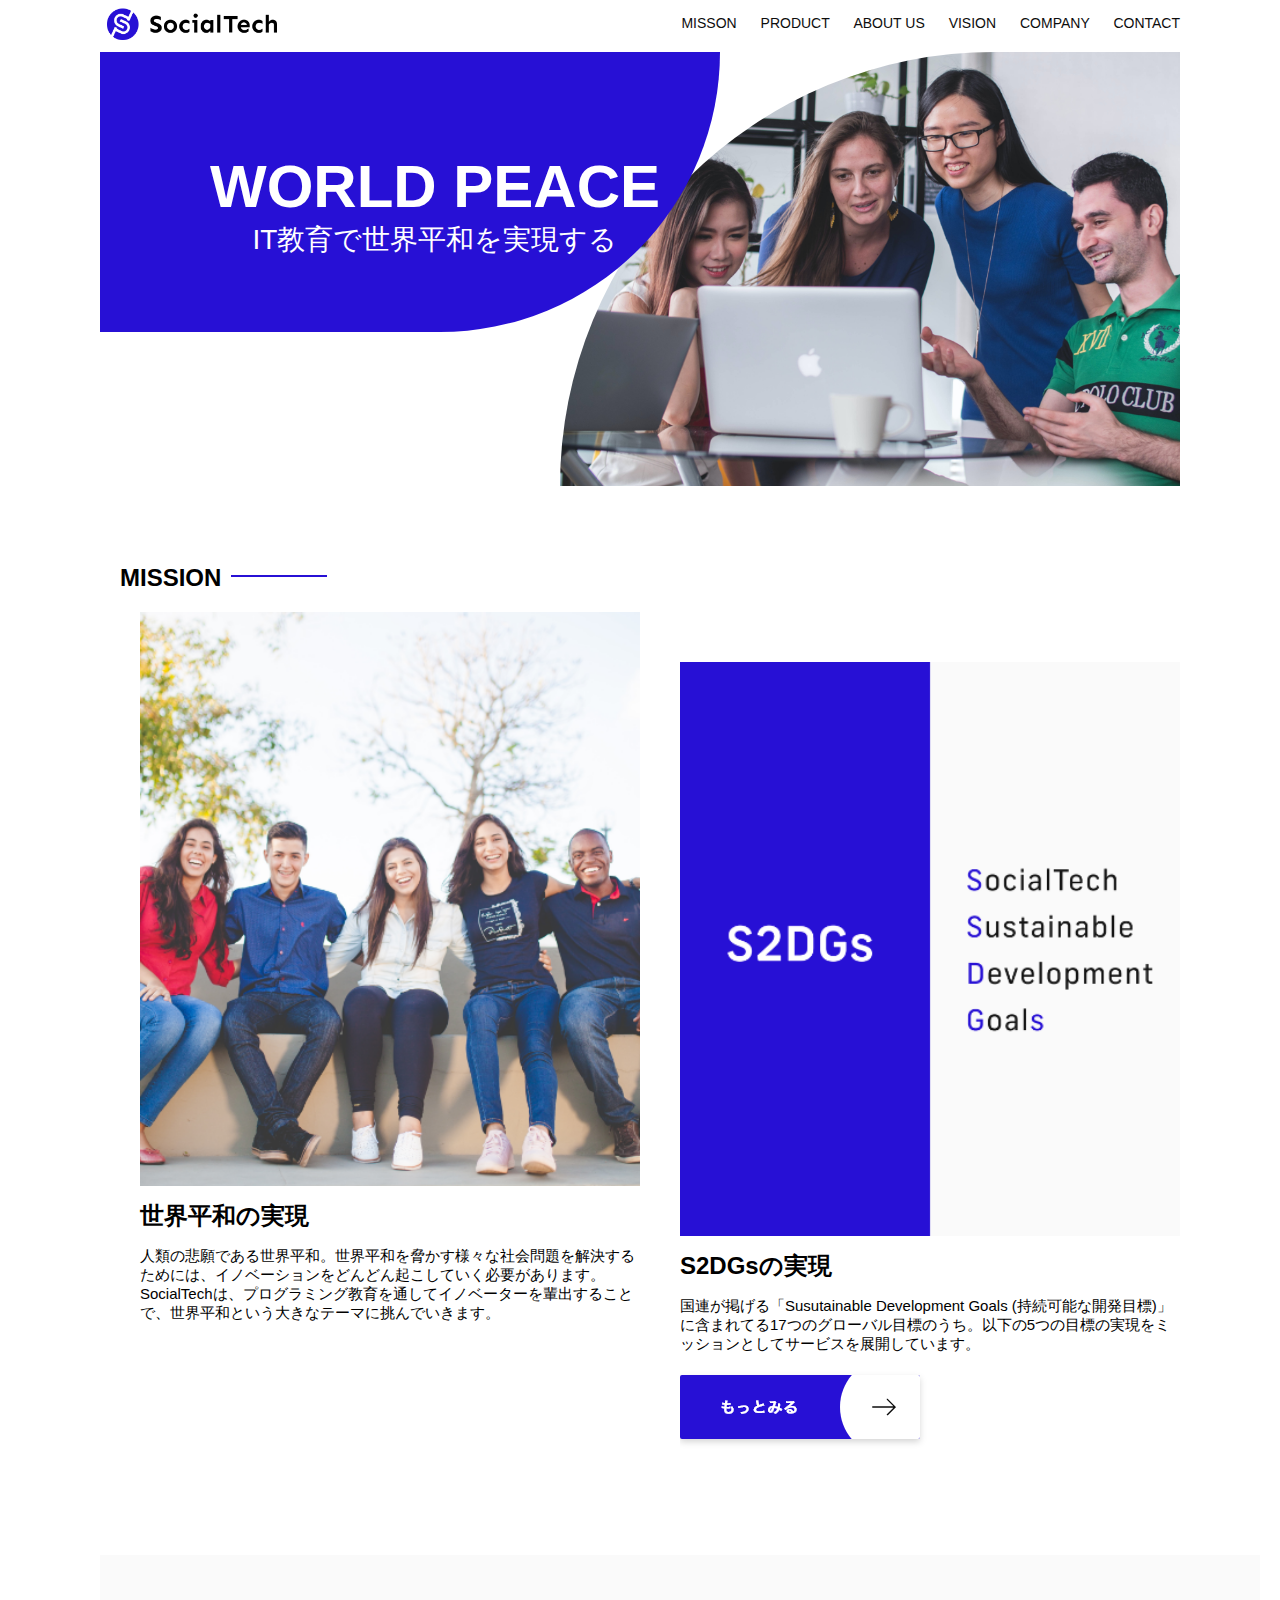
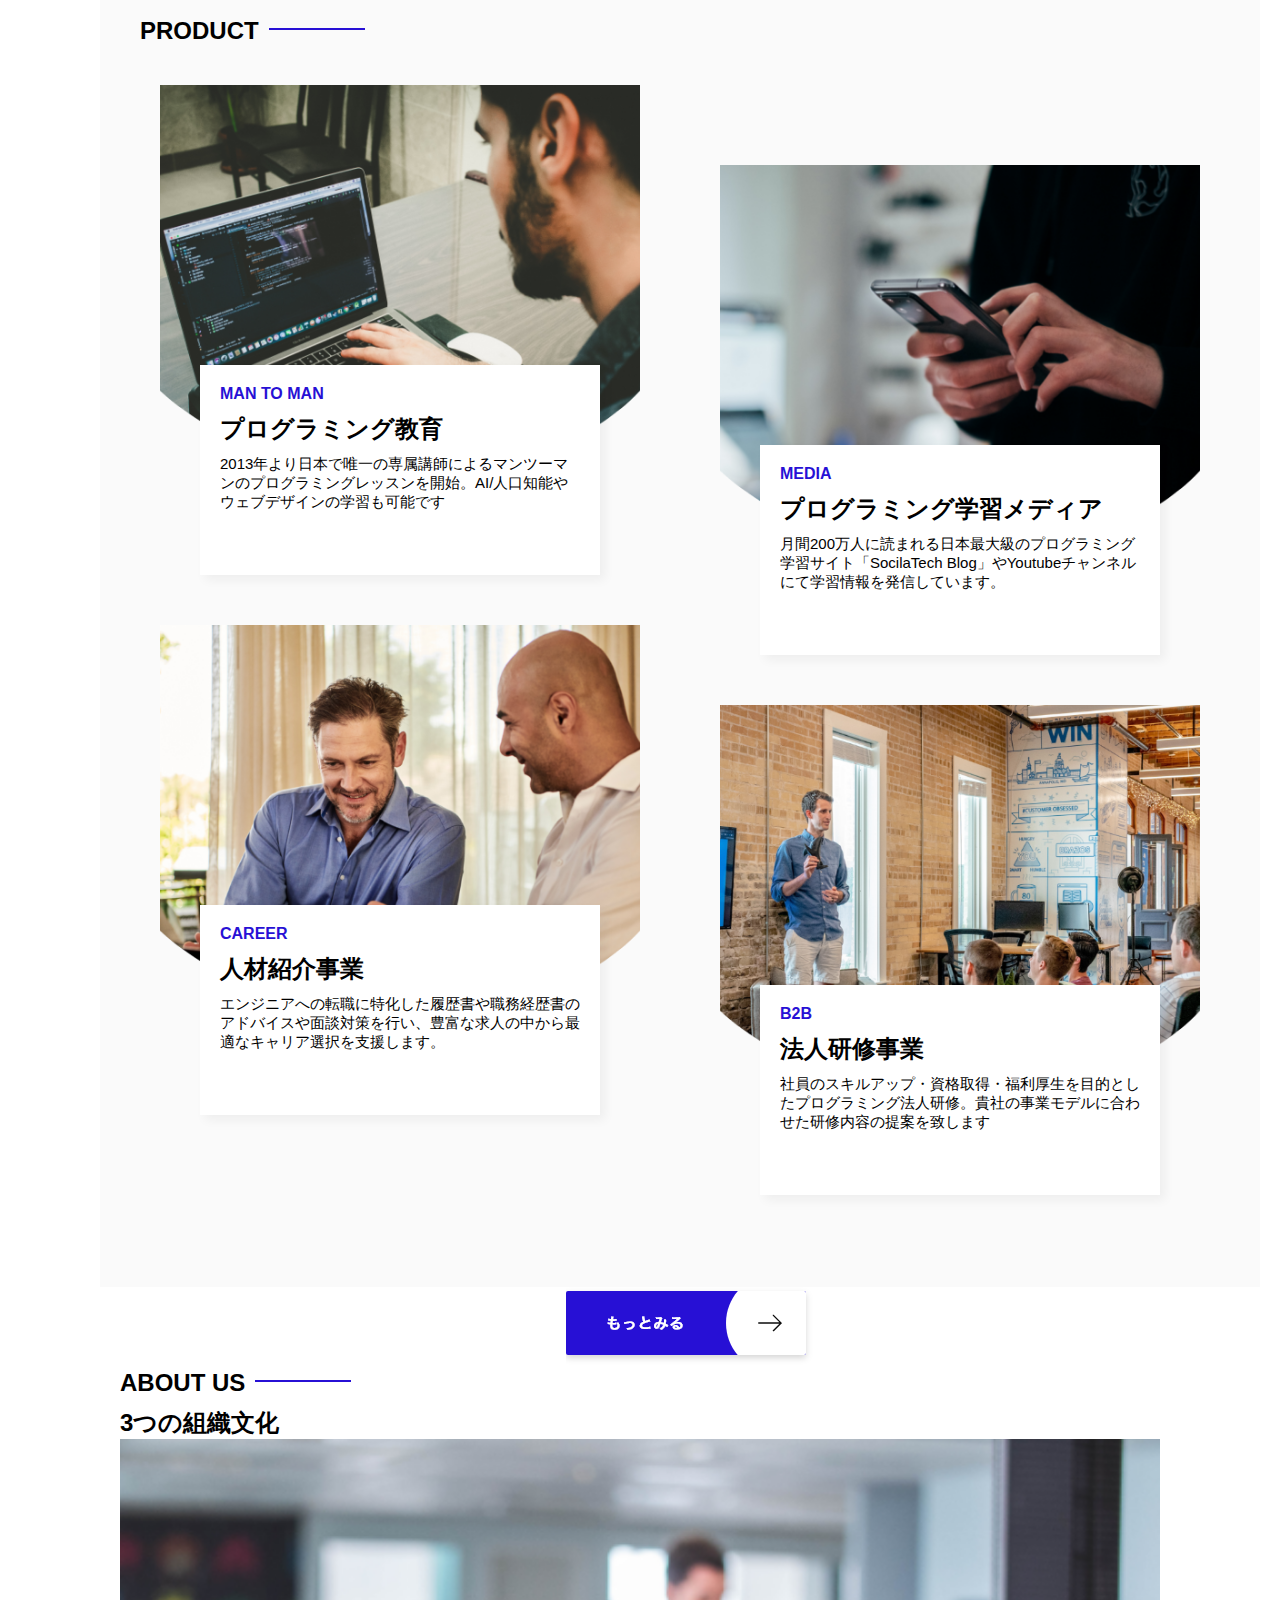
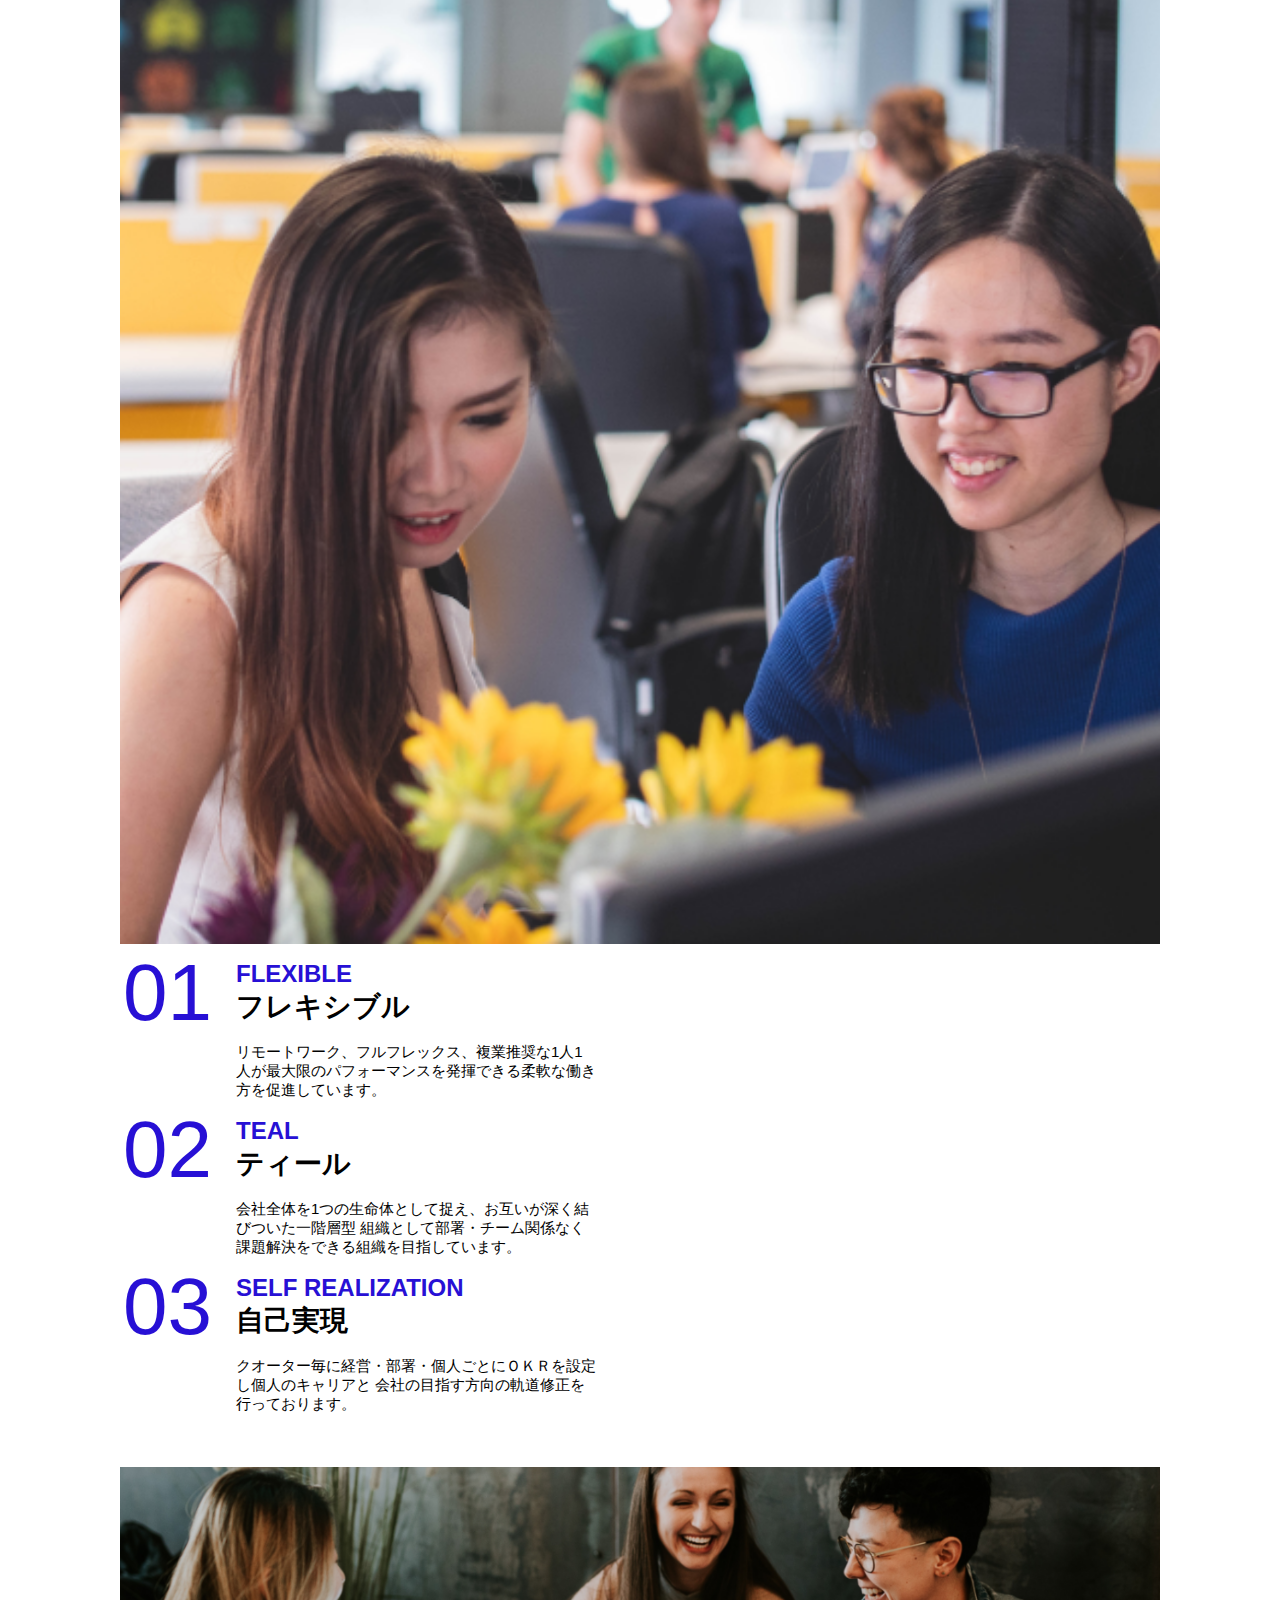
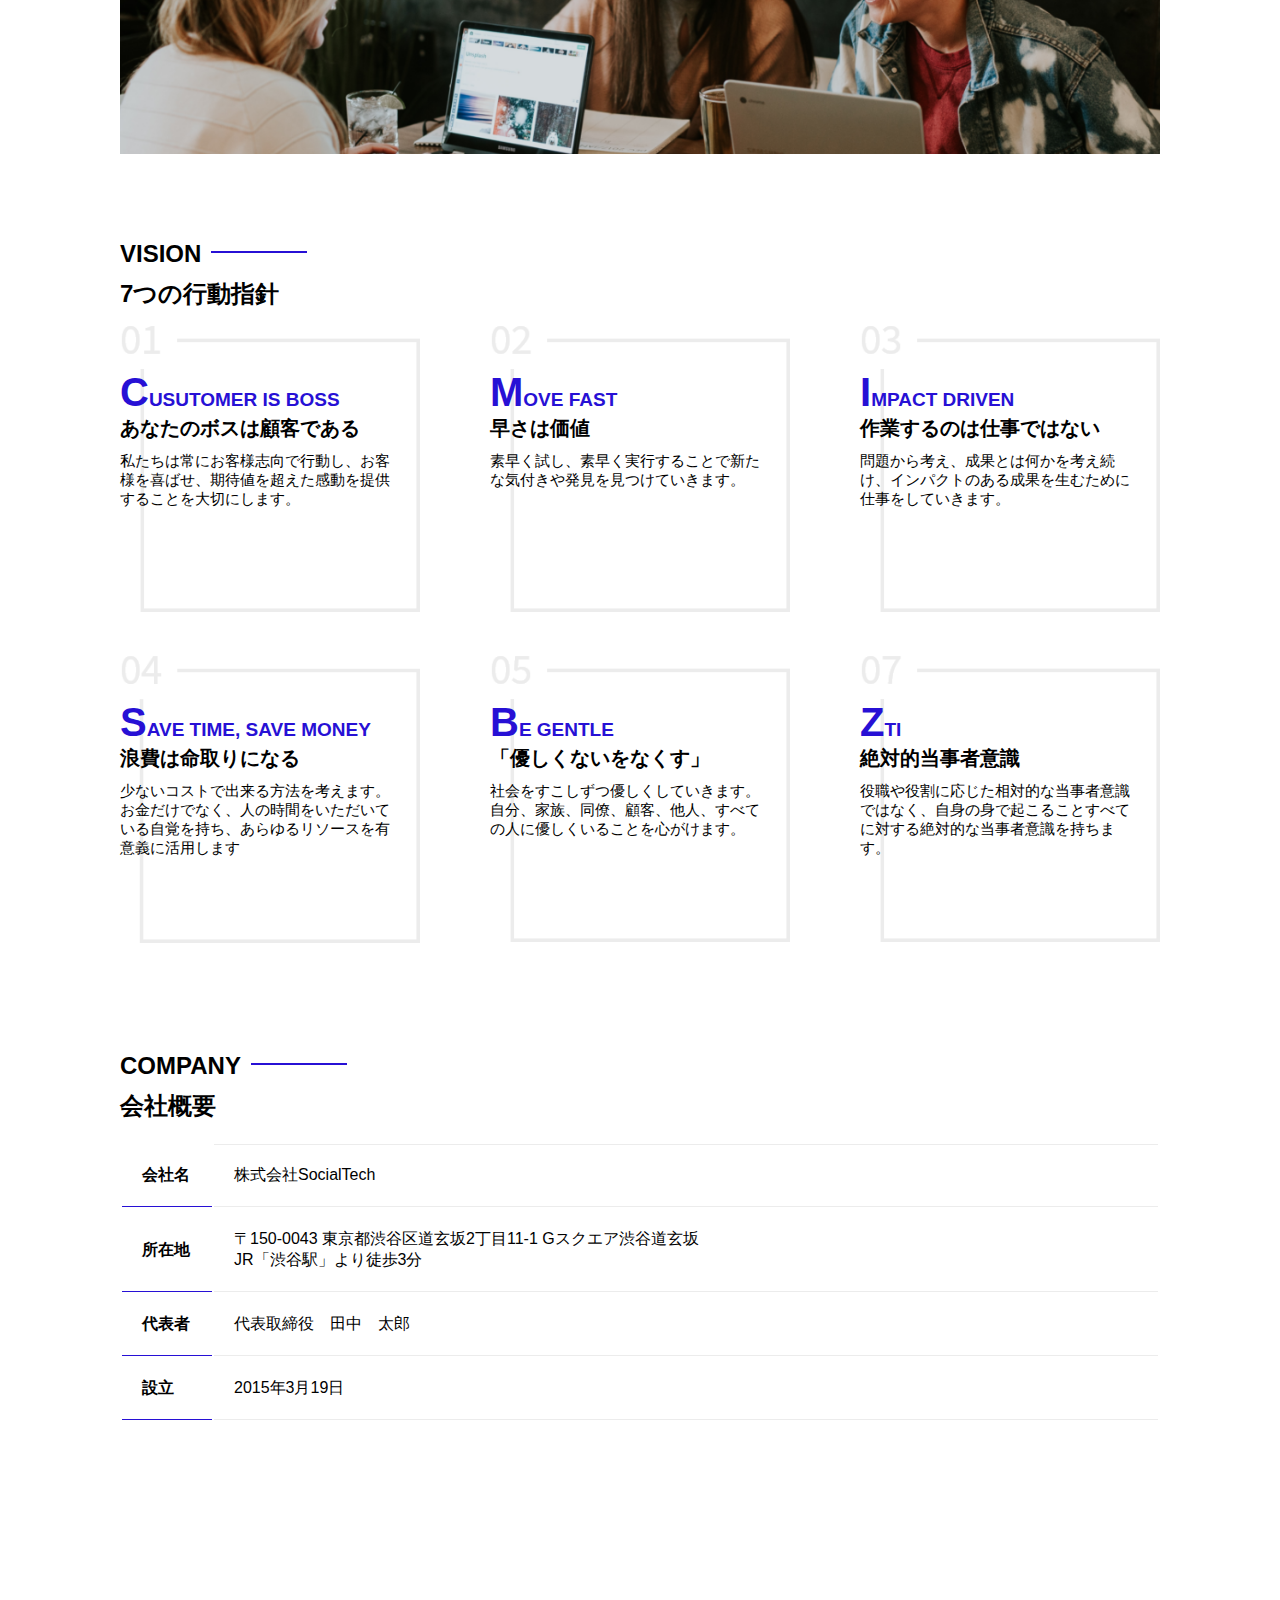
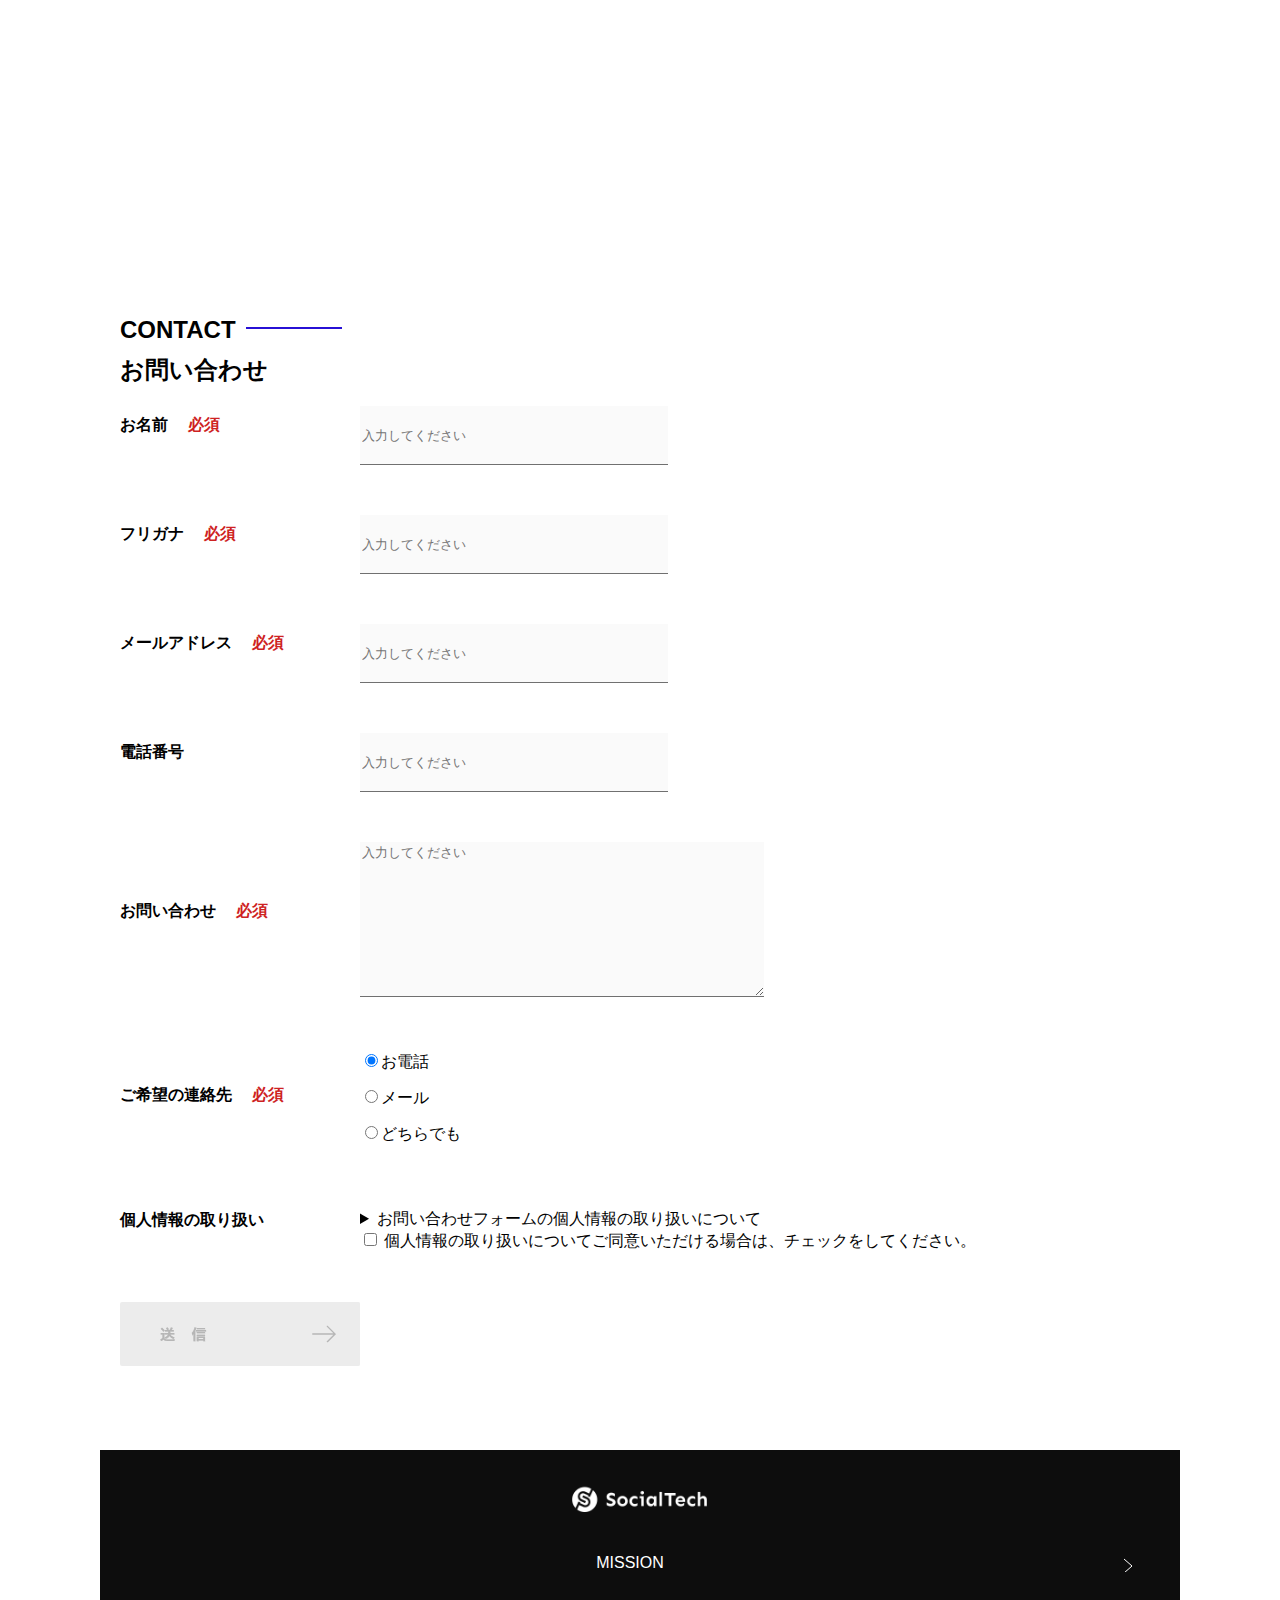
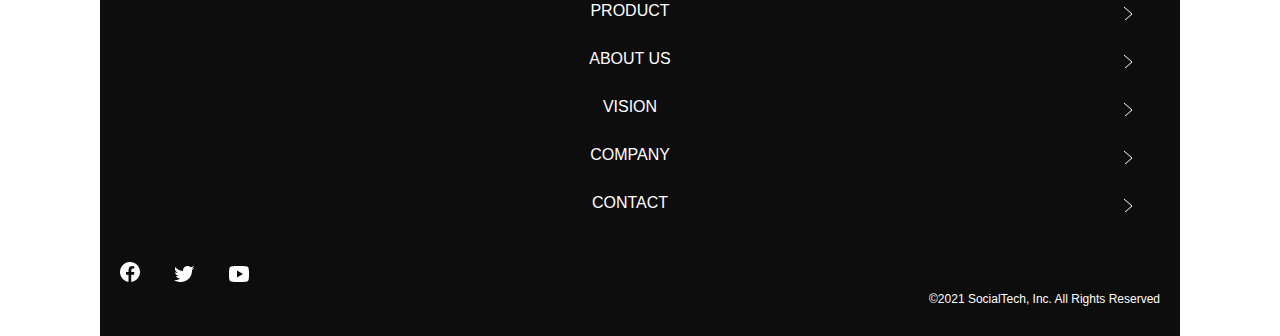
<file: index.html>
<!DOCTYPE html>
<html>
<head>
  <title>SocialTech</title>
  <meta charset="UTF-8">
  <meta name="description" content="SocialTechはEdTec業界のリーディングカンパニーを目指します">
  <meta name="viewport" content="width=device-width, initial-scale=1.0">
  <link rel="stylesheet" href="style.css">
</head>
<body>
  <!-- ヘッダー -->
  <header>
    <a href="index.html" id="logo"><img src="images/logo.png" alt="トップページに戻る"></a>

    <!-- PC用ナビゲーション -->
    <nav id="nav-pc">
      <a href="mission.html">MISSON</a>
      <a href="product.html">PRODUCT</a>
      <a href="index.html#aboutus">ABOUT US</a>
      <a href="index.html#vision">VISION</a>
      <a href="index.html#company">COMPANY</a>
      <a href="index.html#contact">CONTACT</a>
    </nav>
    <!-- スマホ用メニューボタン -->
    <img id="menu-sp" src="images/button-menu.png" alt="ナビゲーションを開く" onclick="document.getElementById('nav-sp').style.display = 'block'">
    <!-- スマホ用ナビゲーション -->
    <nav id="nav-sp">
      <img id="close" src="images/button-close.png" alt="ナビゲーションを閉じる" onclick="document.getElementById('nav-sp').style.display ='none'">
      <a id="logo-sp" href="index.html" onclick="document.getElementById('nav-sp').style.display ='none'"><img
        src="images/logo-sp.png" alt="トップページに戻る"></a>
      <a class="menu" href="mission.html" onclick="document.getElementById('nav-sp').style.display ='none'">MISSION</a>  
      <a class="menu" href="product.html" pmclick="document.getElementById('nav-sp').style.display ='none'">PRODUCT</a>    
      <a class="menu" href="index.html#aboutus" onclick="document.getElementById('nav-sp').style.display ='none'">ABOUT
      US</a>
      <a class="menu" href="index.html#vision"
       onclick="document.getElementById('nav-sp').style.display ='none'">VISION</a>
       <a class="menu" href="index.html#company"
       onclick="doucument.getElementById('nav-sp').style.display = 'none'">COMPANY</a>
       <a class="menu" href="index.html#contact"
        onclick="document.hetElementById('nav-sp').style.display = 'none'">CONTACT</a>
        <div id="sns">
          <a href="https://www.facebook.com/sejuku2013"><img src="images/button-facebook.png" alt="Facebookのリンク"></a>
         <a href="https://twitter.com/samuraijuku"><img src="images/button-twitter.png" alt="Twitterのリンク"></a>
         <a href="https://www.youtube.com/channel/UCCFOQO5aDK0xXam4cUQXT8g"><img src="images/button-youtube.png" alt="YouTubeのリンク"></a>
       </div>
        </div>
    </nav>
  </header>
  <main>
    <aricle>
      <!-- メインビジュアル -->
      <section id="main-visual">
        <div id="main-message">
          <h1>WORLD PEACE</h1>
          <p>IT教育で世界平和を実現する</p>
        </div>
          <img src="images/index/index-main.png" alt="PCの周りに集まる多国籍の仲間たち" >
      </section>
      <!-- ミッション -->
      <section id="mission">
        <h2 class="index-h2">MISSION</h2>
        <div id="mission-flex">
          <div>
            <img id="mission-photo" src="images/index/index-mission.png" alt="屋外のベンチで写真を撮影する多国籍の仲間たち">
            <h3>世界平和の実現</h3>
            <p>
              人類の悲願である世界平和。世界平和を脅かす様々な社会問題を解決するためには、イノベーションをどんどん起こしていく必要があります。SocialTechは、プログラミング教育を通してイノベーターを輩出することで、世界平和という大きなテーマに挑んでいきます。
            </p>
          </div>
          <div>
            <img id="s2dgs" src="images/index/s2dgs.png" alt="S2DGs">
            <h3>S2DGsの実現</h3>
            <p>国連が掲げる「Susutainable Development Goals (持続可能な開発目標)」に含まれてる17つのグローバル目標のうち。以下の5つの目標の実現をミッションとしてサービスを展開しています。</p>
            <a href="mission.html">
              <img src="images/button-more.png" alt="もっとみる">
            </a>
          </div>
        </div>
      </section>
      <!--プロダクト  -->
      <section id="product">
        <h2 class="index-h2">PRODUCT</h2>
        <div>
          <div id="product-left">
            <div>
              <img class="product-photo" src="images/index/index-mantoman.png" alt="PCコードを書く男性">
              <div class="product-explain">
               <span>MAN TO MAN</span>
               <h3>プログラミング教育</h3>
               <p>2013年より日本で唯一の専属講師によるマンツーマンのプログラミングレッスンを開始。AI/人口知能やウェブデザインの学習も可能です</p> 
              </div>
            </div>
            <div>
              <img class="product-photo" src="images/index/index-career.png" alt="笑顔で話し合う二人の男性">
              <div class="product-explain">
                <span>CAREER</span>
                <h3>人材紹介事業</h3>
                <p>エンジニアへの転職に特化した履歴書や職務経歴書のアドバイスや面談対策を行い、豊富な求人の中から最適なキャリア選択を支援します。</p>
              </div>
            </div>
          </div>
          <div id="product-right">
            <div>
              <img class="product-photo" src="images/index/index-media.png" alt="スマートフォンを操作する人">
            <div class="product-explain">
              <span>MEDIA</span>
              <h3>プログラミング学習メディア</h3>
              <p>月間200万人に読まれる日本最大級のプログラミング学習サイト「SocilaTech Blog」やYoutubeチャンネルにて学習情報を発信しています。</p>
            </div>
            </div>
            <div>
              <img class="product-photo" src="images/index/index-b2b.png" alt="講演中の男性とそれを聴く人々">
              <div class="product-explain">
                <span>B2B</span>
                <h3>法人研修事業</h3>
                <p>社員のスキルアップ・資格取得・福利厚生を目的としたプログラミング法人研修。貴社の事業モデルに合わせた研修内容の提案を致します</p>
              </div>
            </div>
            </div>
          </div>
          <div>
            <a id="product-more" href="product.html">
              <img src="images/button-more.png" alt="もっとみる">
            </a>
          </div>
        </div>
      </section>
      <!-- ABOUT US -->
      <section id="aboutus">
        <h2 class="index-h2"> ABOUT US</h2>
        <h3>3つの組織文化</h3>
        <div>
          <table class="culture-table">
            <tr>
              <td>
                <span class="culture-num">01</span>
                </td>
                <td>
                <span class="culture-en">FLEXIBLE</span>  
                <span class="culture-jp">フレキシブル</span>
              </td>
            </tr>
            <tr>
              <td>
                <!-- 空のセル -->
              </td>
              <td>
                <p class="culture-description">
                  リモートワーク、フルフレックス、複業推奨な1人1人が最大限のパフォーマンスを発揮できる柔軟な働き方を促進しています。
                </p>
              </td>
            </tr>
            <tr>
              <td>
                <span class="culture-num">02</span>
              </td>
              <td>
                <span class="culture-en">TEAL</span>
                <span class="culture-jp">ティール</span>
              </td>
            </tr>
            <tr>
              <td>
                <!-- 空のセル -->
              </td>
              <td>
                <p class="culture-description">
                  会社全体を1つの生命体として捉え、お互いが深く結びついた一階層型
                  組織として部署・チーム関係なく課題解決をできる組織を目指しています。
                </p>
              </td>
            </tr>
            <tr>
              <td>
                <span class="culture-num">03</span>
              </td>
              <td>
                <span class="culture-en">SELF REALIZATION</span>
                <span class="culture-jp">自己実現</span>
              </td>
            </tr>
            <tr>
              <td>
                <!-- 空のセル --> 
              </td>
              <td>
                <p class="culture-description">
                  クオーター毎に経営・部署・個人ごとにＯＫＲを設定し個人のキャリアと
                  会社の目指す方向の軌道修正を行っております。
                </p>
              </td>
            </tr>
          </table>
          <img class="culture-img" src="images/index/index-aboutus1.png" alt="笑顔で話し合う2人の女性">
        </div>
        <img class="culture-img2" src="images/index/index-aboutus2.png" alt="笑顔で話し合う3人の男女">
      </section>
      <!-- VISION -->
      <section id="vision">
        <h2 class="index-h2"> VISION</h2>
        <h3>7つの行動指針</h3>
        <div>
          <div class="vision-box">
            <img src="images/index/vision-01.png" alt="01">
            <span>
              <h4>CUSUTOMER IS BOSS</h4>
              <h5>あなたのボスは顧客である</h5>
              <p>私たちは常にお客様志向で行動し、お客様を喜ばせ、期待値を超えた感動を提供することを大切にします。</p>
            </span>
          </div>
          <div class="vision-box">
            <img src="images/index/vision-02.png" alt="02">
            <span>
              <h4>MOVE FAST</h4>
              <h5>早さは価値</h5>
              <P>素早く試し、素早く実行することで新たな気付きや発見を見つけていきます。</P>
            </span>
          </div>
          <div class="vision-box">
            <img src="images/index/vision-03.png" alt="03">
            <span>
              <h4>IMPACT DRIVEN</h4>
              <h5>作業するのは仕事ではない</h5>
              <p>問題から考え、成果とは何かを考え続け、インパクトのある成果を生むために仕事をしていきます。</p>
            </span>
          </div>
          <div class="vision-box">
            <img src="images/index/vision-04.png" alt="04">
            <span>
              <h4>SAVE TIME, SAVE MONEY</h4>
              <h5>浪費は命取りになる</h5>
              <p>少ないコストで出来る方法を考えます。お金だけでなく、人の時間をいただいている自覚を持ち、あらゆるリソースを有意義に活用します</p>
            </span>
          </div>
          <div class="vision-box">
            <img src="images/index/vision-05.png" alt="05">
            <span>
              <h4>BE GENTLE</h4>
              <h5>「優しくないをなくす」</h5>
              <p>社会をすこしずつ優しくしていきます。自分、家族、同僚、顧客、他人、すべての人に優しくいることを心がけます。</p>
            </span>
          </div>
          <div class="vision-box">
            <img src="images/index/vision-07.png" alt="07">
            <span>
              <h4>ZTI</h4>
              <h5>絶対的当事者意識</h5> 
              <p>役職や役割に応じた相対的な当事者意識ではなく、自身の身で起こることすべてに対する絶対的な当事者意識を持ちます。</p>
            </span>
          </div>
        </div>
      </section>
    <!--COMPANY -->
    <section id="company">
      <h2 class="index-2">COMPANY</h2>
      <H3>会社概要</H3>
      <table id="company-table">
        <tr>
          <th class="tableheader">会社名</th>
          <td class="cell-first">株式会社SocialTech</td>
        </tr>
        <tr>
          <th class="tableheader">所在地</th>
          <td class="cell"> 〒150-0043 東京都渋谷区道玄坂2丁目11-1 Gスクエア渋谷道玄坂<br>JR「渋谷駅」より徒歩3分</td>
           </tr>
        <tr>
          <th class="tableheader">代表者</th>
          <td class="cell">代表取締役　田中　太郎</td>
        </tr>
       <tr>
        <th class="tableheader">設立</th>
        <td class="cell">2015年3月19日</td>
       </tr>
      </table>
      <iframe
      src="https://www.google.com/maps/embed?pb=!1m18!1m12!1m3!1d3241.7759544892483!2d139.69399665123464!3d35.65789123876098!2m3!1f0!2f0!3f0!3m2!1i1024!2i768!4f13.1!3m3!1m2!1s0x60188caa0042e8d1%3A0xba130bea826a7aa2!2z44CSMTUwLTAwNDMg5p2x5Lqs6YO95riL6LC35Yy66YGT546E5Z2C77yS5LiB55uu77yR77yR4oiS77yR!5e0!3m2!1sja!2sjp!4v1636872991912!5m2!1sja!2sjp"
      style="border:0" allowfullscreen="" loading="lazy">
    </iframe>
    </section>
    <!-- お問い合わせフォーム -->
    <section id="contact">
      <h2 class="index-2">CONTACT</h2>
      <h3>お問い合わせ</h3>
      <!-- STATIC FORMS のフォームタグ -->
      <form action="https://api.staticforms.xyz/submit" method="post">
        <input type="text" name="honeypot" style="display:none">
        <!-- STATIC FORMSのアクセスキー -->
        <input type="hidden" name="accessKey" value="94d90b58-912e-43be-a085-ef82728732e4">
        <!--メールのタイトル-->
        <input type="hidden" name="subject" value="お問い合わせフォーム" />
        <!--送信先のメールアドレスをvalueに設定する-->
        <input type="hidden" name="replyTo" value="1646084.com@gmail.com">
        <!--redirectToのURLは公開後のURLへリンクする-->
        <input type="hidden" name="redirectTo" value="">
        <div>
          <div class="contact-heading">
            <label class="contact-label">お名前<span class="contact-span">必須</span></label>
          </div>
          <div class="contact-form">
            <input type="text" name="name" placeholder="入力してください" class="contact-textbox">
          </div>
        </div>
        <div>
          <div class="contact-heading">
            <label class="contact-label">フリガナ<span class="contact-span">必須</span></label>
          </div>
          <div>
            <input type="text" name="hurigana" placeholder="入力してください" class="contact-textbox">
          </div>
        </div>
        <div>
          <div class="contact-heading">
            <label class="contact-label">メールアドレス<span class="contact-span">必須</span></label>
          </div>
          <div>
            <input type="text" name="email" placeholder="入力してください" class="contact-textbox">
          </div>
        </div>
        <div>
          <div class="contact-heading">
            <label class="contact-label">電話番号</label>
          </div>
          <div>
            <input type="text" name="tel" placeholder="入力してください" class="contact-textbox">
          </div>
        </div>
        <div>
          <div class="contact-heading">
            <label class="contact-label">お問い合わせ<span class="contact-span">必須</span></label>
          </div>
          <div>
            <textarea class="contact-textarea" placeholder="入力してください" name="message"></textarea>
          </div>
        </div>
        <div>
          <div class="contact-heading">
            <label class="contact-label">ご希望の連絡先<span class="contact-span">必須</span></label>
          </div>
          <div>
            <input class="radiobutton" type="radio" value="tel" name="contact" checked><label>お電話</label>
            <input class="radiobutton" type="radio" value="mail" name="contact" ><label>メール</label>
            <input class="radiobutton" type="radio" value="both" name="contact"><label>どちらでも</label>
          </div>
        </div>
        <div>
          <div class="contact-heading">
            <label class="contact-label">個人情報の取り扱い</label>
          </div>
          <div>
            <details>
              <summary>お問い合わせフォームの個人情報の取り扱いについて</summary>
              <div>
                <span>１．組織の名称又は氏名</span><br>
                株式会社SocialTech<br><br>
                <span>２．個人情報保護管理者（若しくはその代理人）の氏名又は職名、所属及び連絡先
                  鈴木 一郎 コーポレート部</span><br>
                メールアドレス：support@socialtech.net<br>
                TEL：03-xxxx-xxxx<br>
                <span>３．個人情報の利用目的</span><br>
                ・本サービス及び本サービスに関連する情報の提供又はそれらに関する連絡のため<br>
                ・ユーザーの本人確認のため<br>
                ・当社サービスのご案内のため<br>
                ・当社の商品等の広告または宣伝（電子メールによるものを含むものとします。）<br><br>
                <span>４．個人情報の取り扱い業務の委託</span><br>
                個人情報の取扱業務の全部または一部を外部に業務委託する場合があります。<br>
                その際、弊社は、個人情報を適切に保護できる管理体制を敷き実行していることを条件として<br>
                委託先を厳選したうえで、機密保持契約を委託先と締結し、お客様の個人情報を厳密に管理させます。<br><br>
                <span>５．個人情報の開示等の請求</span><br>
                お客様は、弊社に対してご自身の個人情報の開示等（利用目的の通知、開示、内容の訂正・追加・削除、利用の停止または消去、第三者への提供の停止）に関して、当社問合わせ窓口に申し出ることができます。<br>
                その際、弊社はお客様ご本人を確認させていただいたうえで、合理的な期間内に対応いたします。<br><br>
                なお、個人情報に関する弊社問合わせ先は、次の通りです。<br><br>
                株式会社SocialTech　個人情報問合せ窓口<br>
                〒150-0043　東京都渋谷区道玄坂2丁目11-1 Ｇスクエア渋谷道玄坂 4F<br>
                メールアドレス：support@socialtech.net　TEL：03-xxxx-xxxx<br><br>
                <span>６．個人情報を提供されることの任意性について</span><br><br>
                お客様がご自身の個人情報を弊社に提供されるか否かは、お客様のご判断によりますが、もしご提供されない場合には、適切なサービスが提供できない場合がありますので予めご了承ください。
              </div>
            </details>
            <input type="checkbox" name="agree">
            <span>個人情報の取り扱いについてご同意いただける場合は、チェックをしてください。</span>
          </div>
        </div>
        <input type="image" src="images/button-submit.png" alt="送信する">
      </form>
    </section>
    </aricle>
    <footer>
      <div id="footer-logo">
        <img src="images/logo-sp.png" alt="SocialTech">
      </div>
      <div id="footer-link">
        <a href="mission.html">MISSION</a>
        <a href="product.html">PRODUCT</a>
        <a href="index.html#aboutus">ABOUT US</a>
        <a href="index.html#vision">VISION</a>
        <a href="index.html#company">COMPANY</a>
        <a href="index.html#contact">CONTACT</a>
      </div>
      <div id="sns-footer">
        <a href="https://www.facebook.com/sejuku2013"><img src="images/button-facebook.png" alt="Facebookのリンク"></a>
         <a href="https://twitter.com/samuraijuku"><img src="images/button-twitter.png" alt="Twitterのリンク"></a>
         <a href="https://www.youtube.com/channel/UCCFOQO5aDK0xXam4cUQXT8g"><img src="images/button-youtube.png" alt="YouTubeのリンク"></a>
         <span id="copyright">&copy;2021 SocialTech, Inc. All Rights Reserved</span>
        </div>
    </footer>
  </main>
</body>

</html>


      </div>
    </footer>
  </main>
</body>  
</html>
</file>
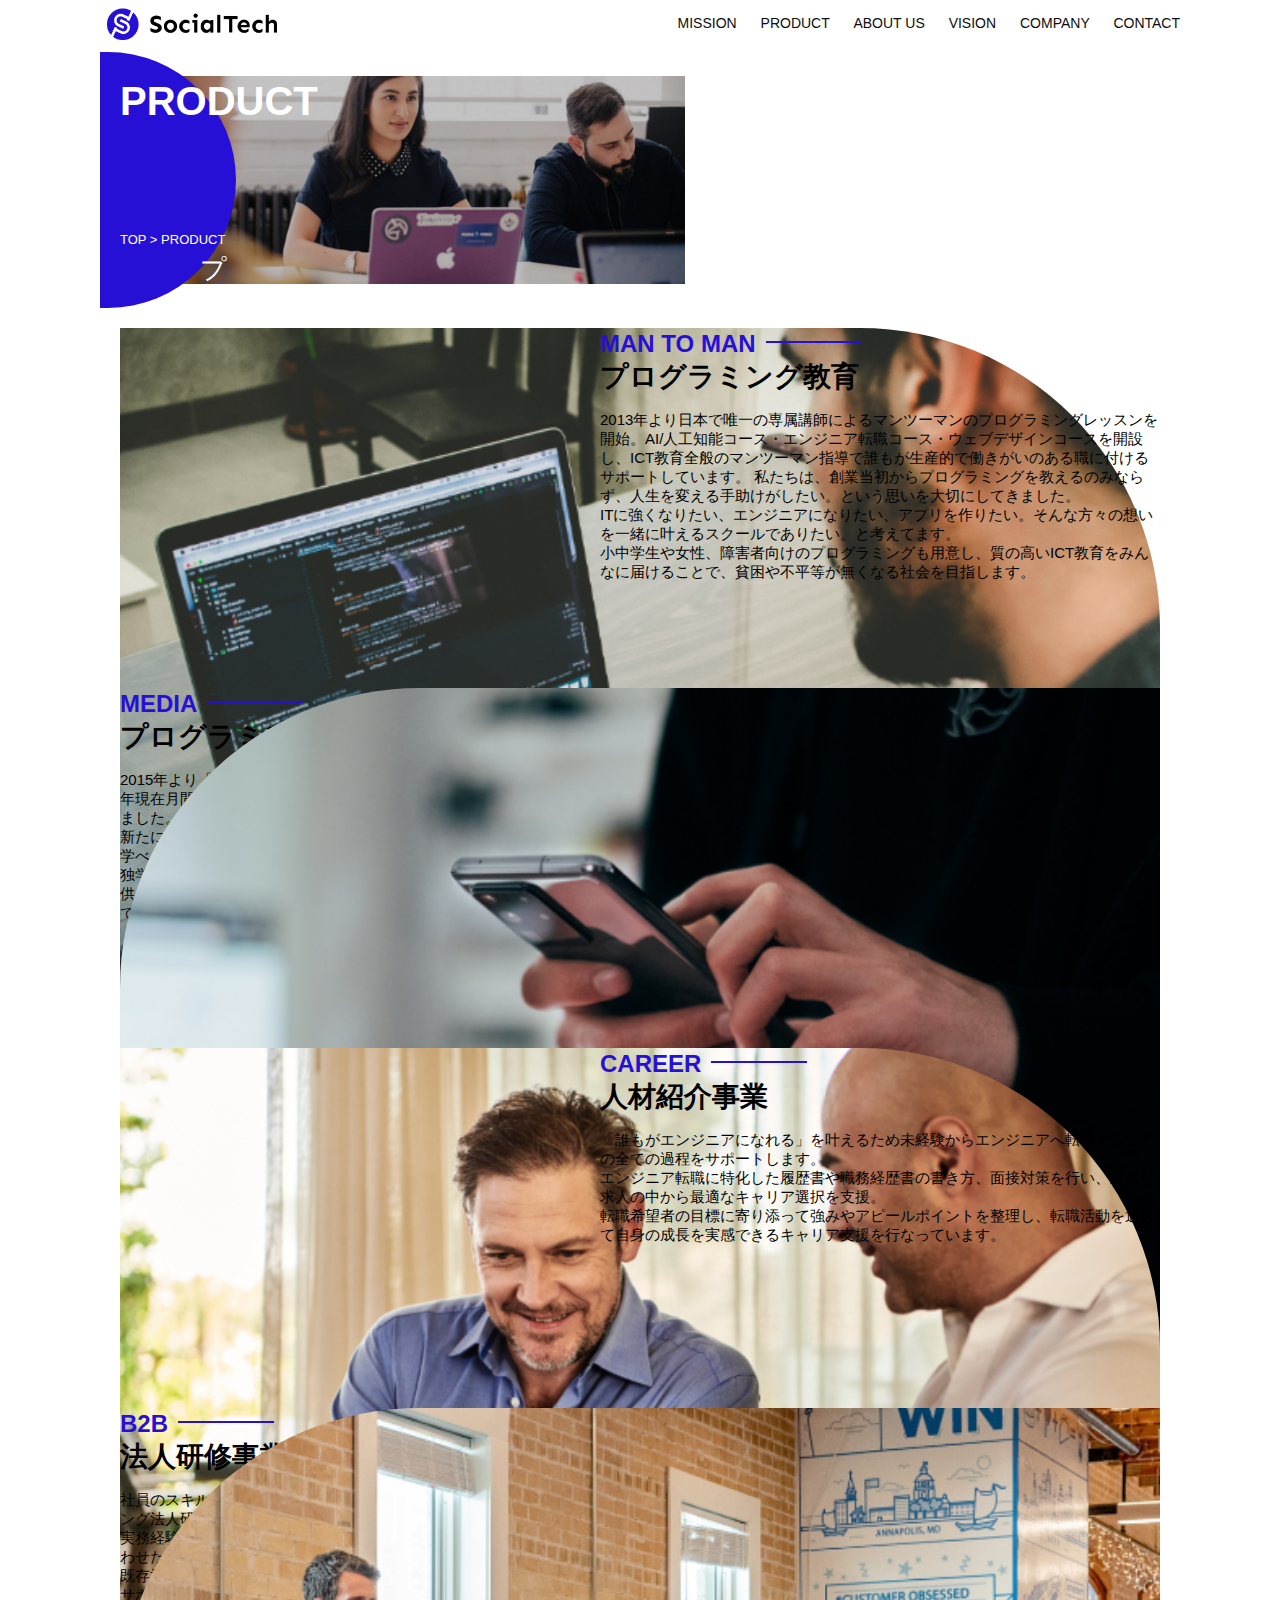
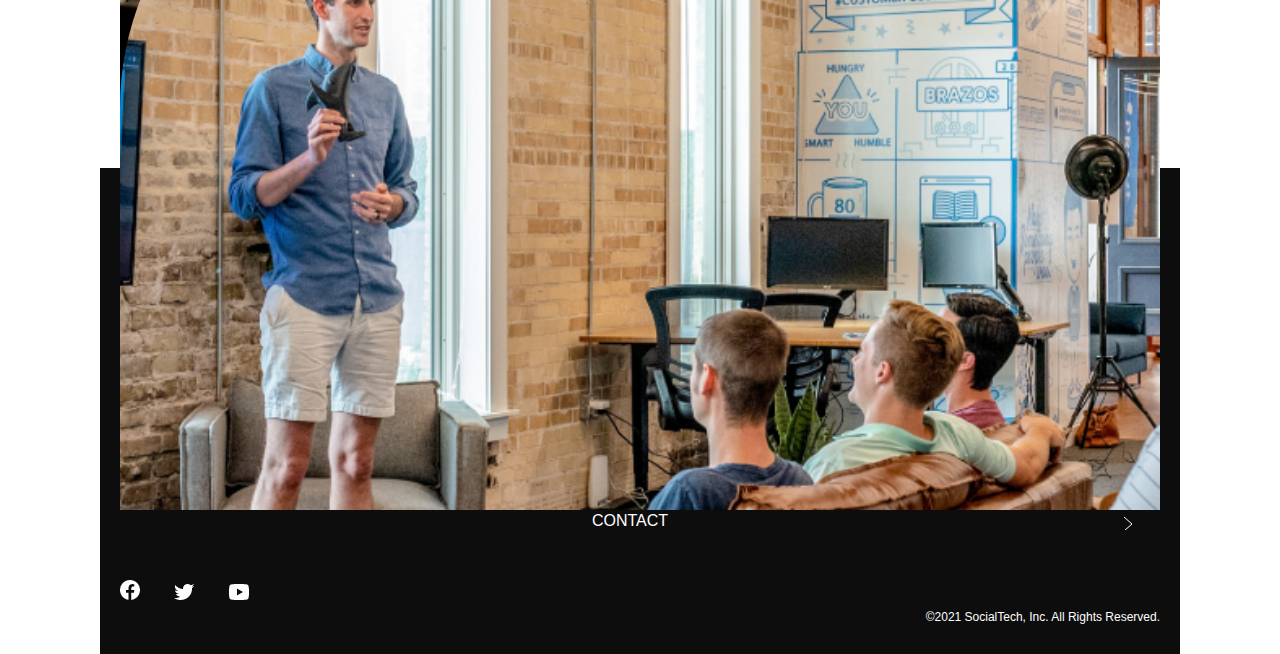
<file: product.html>
<!DOCTYPE html>
<html>
<head>
  <title>SocialTech-PRODUCT プロダクト</title>
  <meta charset="UTF-8">
  <meta name="description" content="SocilaTechの4つのプロダクトを紹介します">
  <meta name="viewport" content="width=device-width, initial-scale=1.0">
  <link rel="stylesheet" href="style.css">
</head>

<body>
  <!-- ヘッダー -->
  <header>
    <!-- ロゴ -->
    <a href="index.html" id="logo"><img src="images/logo.png" alt="トップページに戻る"></a>

    <!-- PC用ナビゲーション -->
    <nav id="nav-pc">
      <a href="mission.html">MISSION</a>
      <a href="product.html">PRODUCT</a>
      <a href="index.html#aboutus">ABOUT US</a>
      <a href="index.html#vision">VISION</a>
      <a href="index.html#company">COMPANY</a>
      <a href="index.html#contact">CONTACT</a>
    </nav>

    <!-- スマホ用メニューボタン -->
    <img id="menu-sp" src="images/button-menu.png" alt="ナビゲーションを開く" onclick="document.getElementById('nav-sp').style.display = 'block'">

    <!-- スマホ用ナビゲーション -->
    <nav id="nav-sp">
      <img id="close" src="images/button-close.png" alt="ナビゲーションを閉じる" onclick="document.getElementById('nav-sp').style.display = 'none'">
      <a id="logo-sp" href="index.html" onclick="document.getElementById('nav-sp').style.display = 'none'"><img
          src="images/logo-sp.png" alt="トップページに戻る"></a>
      <a class="menu" href="mission.html" onclick="document.getElementById('nav-sp').style.display = 'none'">MISSION</a>
      <a class="menu" href="product.html" onclick="document.getElementById('nav-sp').style.display = 'none'">PRODUCT</a>
      <a class="menu" href="index.html#aboutus" onclick="document.getElementById('nav-sp').style.display = 'none'">ABOUT
        US</a>
      <a class="menu" href="index.html#vision"
        onclick="document.getElementById('nav-sp').style.display = 'none'">VISION</a>
      <a class="menu" href="index.html#company"
        onclick="document.getElementById('nav-sp').style.display = 'none'">COMPANY</a>
      <a class="menu" href="index.html#contact"
        onclick="document.getElementById('nav-sp').style.display = 'none'">CONTACT</a>
      <div id="sns">
        <a href="https://www.facebook.com/sejuku2013"><img src="images/button-facebook.png" alt="Facebookのリンク"></a>
        <a href="https://twitter.com/samuraijuku"><img src="images/button-twitter.png" alt="Twitterのリンク"></a>
        <a href="https://www.youtube.com/channel/UCCFOQO5aDK0xXam4cUQXT8g"><img src="images/button-youtube.png" alt="YouTubeのリンク"></a>
      </div>
    </nav>
  </header>
  <main>
    <article>
      <section id="product-main">
        <div id="product-title">
          <h1>PRODUCT</h1>
          <span>プロダクト</span>
          <div>TOP > PRODUCT</div>
        </div>
      </section>
      <section class="product-section1">
        <img src="images/product/product-mantoman.png" alt="PCでコードを書く男性">
        <div>
          <h2 class="product-h2">MAN TO MAN</h2>
          <h3 class="product-h3">プログラミング教育</h3>
          <p>
            2013年より日本で唯一の専属講師によるマンツーマンのプログラミングレッスンを開始。AI/人工知能コース・エンジニア転職コース・ウェブデザインコースを開設し、ICT教育全般のマンツーマン指導で誰もが生産的で働きがいのある職に付けるサポートしています。
            私たちは、創業当初からプログラミングを教えるのみならず、人生を変える手助けがしたい。という思いを大切にしてきました。<br>ITに強くなりたい、エンジニアになりたい、アプリを作りたい。そんな方々の想いを一緒に叶えるスクールでありたい。と考えてます。<br>小中学生や女性、障害者向けのプログラミングも用意し、質の高いICT教育をみんなに届けることで、貧困や不平等が無くなる社会を目指します。
          </p>
        </div>
      </section>
      <section class="product-section2">
        <div>
          <h2 class="product-h2">MEDIA</h2>
          <h3 class="product-h3">プログラミング学習メディア</h3>
          <p>2015年より「SocialTech
            Blog」としてオウンドメディアを設立し、2020年現在月間600万PVの日本最大級のプログラミング学習サイトへと成長しました。<br>新たにYouTubeチャンネルも開設し、無料で挫折せずにプログラミングを学べることを目指して、各チャネルで学習情報をやさしく発信。<br>独学でエンジニアを目指す人には無料で良質な記事や動画コンテンツを提供し、短期間でキャリアチェンジしたい人はマンツーマンレッスンを選択できるよう、各々の要望に合わせた学習機会を創出しています。
          </p>
        </div>
        <img src="images/product/product-media.png" alt="スマートフォンを操作する人">
        </section>
        <section class="product-section1">
        <img src="images/product/product-career.png" alt="笑顔で話し合う2人の男性">
        <div>
          <h2 class="product-h2">CAREER</h2>
          <h3 class="product-h3">人材紹介事業</h3>
          <p>
            「誰もがエンジニアになれる」を叶えるため未経験からエンジニアへ転職するまでの全ての過程をサポートします。<br>エンジニア転職に特化した履歴書や職務経歴書の書き方、面接対策を行い、豊富な求人の中から最適なキャリア選択を支援。<br>転職希望者の目標に寄り添って強みやアピールポイントを整理し、転職活動を通して自身の成長を実感できるキャリア支援を行なっています。<br>
          </p>
        </div>
      </section>
      <section class="product-section2">
        <div>
          <h2 class="product-h2">B2B</h2>
          <h3 class="product-h3">法人研修事業</h3>
          <p>
            社員のスキルアップや、資格取得、福利厚生などを目的としたプログラミング法人研修を行っています。<br>実務経験が豊富なエンジニアが所属しているので、貴社の事業モデルに合わせた研修内容の提案が可能です。<br>既存社員からIT人材を生み出すことで、社会の変化に対応した企業作りをサポートし、持続的な経済成長を生み出します。
          </p>
        </div>
        <img src="images/product/product-b2b.png" alt="講演中の男性とそれを聴く人々">
      </section>
    </article>
    <footer>
      <div id="footer-logo">
        <img src="images/logo-sp.png" alt="SocialTech">
      </div>
      <div id="footer-link">
        <a href="mission.html">MISSION</a>
        <a href="product.html">PRODUCT</a>
        <a href="index.html#aboutus">ABOUT US</a>
        <a href="index.html#vision">VISION</a>
        <a href="index.html#company">COMPANY</a>
        <a href="index.html#contact">CONTACT</a>
      </div>
      <div id="sns-footer">
        <a href="https://www.facebook.com/sejuku2013"><img src="images/button-facebook.png" alt="Facebookのリンク"></a>
        <a href="https://twitter.com/samuraijuku"><img src="images/button-twitter.png" alt="Twitterのリンク"></a>
        <a href="https://www.youtube.com/channel/UCCFOQO5aDK0xXam4cUQXT8g"><img src="images/button-youtube.png" alt="YouTubeのリンク"></a>
        <span id="copyright">&copy;2021 SocialTech, Inc. All Rights Reserved. </span>
      </div>
    </footer>
  </main>
</body>
</html>
</file>
<file: style.css>
/*PC,スマホ共通スタイル  */
body{
  font-family: "Source Sans Pro", "Hiragino Kaku Gothic ProN0", Meiryo, Arial, sans-serif;
}

p{
  font-size: 15px;
}
/* 
PC用スタイル
 */
 @media screen and (min-width: 768px) {
/* 横幅設定 */
body{
  max-width: 1080px;
  min-width: 960px;
  margin: 0 auto 0 auto;
}

header{
  display : flex;
  justify-content : space-between;
}

/* ナビゲーションのレイアウト */
#nav-pc{
  text-align: right;
  font-size: 14px;
  padding-top: 15px;
}

/* ナビゲーションのリンクの装飾設定 */
#nav-pc > a{
  text-decoration: none;
  margin-left: 20px;
}
#nav-pc > a:link{
  color: #0d0d0d;
}
#nav-pc > a:visited{
   color: #0d0d0d;
}
#nav-pc > a:hover{
  color: #0d0d0d ;
  text-decoration:  underline;
}
#nav-pc > a:active{
  color: #0d0d0d;
}
/* スマホ用ナビを非表示 */
#nav-sp,
#menu-sp{
  display: none;
}
/* メインビジュアル */  
#main-visual{
  position: relative;
  height: 400px;
} 

#main-message {
  position: absolute;
  top: 0;
  left: 0;
  background-color: #2710d5;
  color: #ffffff;
  border-radius: 0 0 476px 0;
  max-width: 620px;
  height: 100%;
  width: 100%;
  z-index: 11;
}
#main-message >h1 {
  font-size: 60px;
  font-weight: bold;
  margin: 100px 0 0 50px;
}
#main-message > p{
  font-size: 28px;
  margin: 0 0 0 50px;
}
#main-visual > img{
  max-width: 620px;
  border-radius: 476px 0 0 0;
  position: absolute;
  top: 0;
  right: 0;
  z-index: 10px;
}
/* 見出し */
h2{
  margin: 40px 0 0 0 ;
}

h2::after{
  content: url("images/line.png");
  margin-left: 10px;
}

h3{
  font-size: 27px;
}

/* ミッション */
#mission{
  margin: 80px auto 80px auto;
  width: 100%;
}

#mission-flex{
  width: 100%;
  display: flex;
}

#mission-flex > div{
  width: 50%;
  margin: 20px;
}

#mission-photo{
  width: 100%;
}

#s2dgs {
  margin-top: 50px;
}
/* プロダクト */
#product{
  background-color: #fafafa;
  width: 100%;
  margin: 80px 0 80px 0;
  padding: 10px 40px 0px 40px;
}

/* 外枠 */
#product > div{
  margin-top: 40px;
  display:  flex;
}

/* 左のカラム */
#product-left{
  width: 50%;
  margin-right: 20px;
}
/* 右のカラム */
#product-right{
  width:50%;
  margin-left: 20px;
  margin-top: 80px;
}

/* 画像＋説明の枠 */
#product-left > div{
  position: relative;
  height: 480px;
  margin-right: 20px;
}
#product-right >div{
  position: relative;
  height: 480px;
  margin-left: 20px;
  
}
/* 画像 */
.product-photo{
  width: 100%;
}
/* 説明文の枠 */
.product-explain{
  background-color: #ffffff;
  position: absolute;
  left: 0;
  top: 280px;
  margin: 0 40px 0 40px;
  padding: 20px;
  box-shadow: 5px 5px 10px rgba(0,0,0,0.05);
}

/* 説明文の英語 */  
.product-explain >span{
  color: #2710d5;
  font-weight: bold;
  font-size: 16px;
  margin: 0;
}
/* 説明文の見出し */
.product-explain >h3 {
  margin: 5px 0 5px 0;
}

/* 説明文 */
.product-explain >p{
  margin: 0;
}

/* もっと見るボタン */
#product-more{
  margin: 0 auto -42px auto;
}

/* ABOUT US */
#aboutus{
  margin: 80px auto 80px auto;
}

/* 3つの組織文化と画像を入れる枠 */
#aboutus > div {
  display: flex;
}
/* 画像 */
.culture-img{
  width: 100%;
  align-self: flex-start;
}

.culture-img2{
  margin-top: 50px;
  width: 100%;
}

/* 3つの組織文化の表 */
.culture-table{
  max-width: 500px;
  margin-right: 50px;
}

/* 番号 */
.culture-num{
  font-size: 80px;
  color: #2710d5;
  margin: 0 20px 0 0;
}
/* 組織文化英語 */
.culture-en{
  color:#2710d5;
  font-weight: bold;
  font-size: 24px;
  display: block;
}
/* 組織文化日本語 */
.culture-jp{
  font-size: 28px;
  font-weight: bold;
}

/* 説明文 */
.culture-description{
  margin: 0;
}

/* ビジョン */
#vision{
  margin: 80px auto 80px auto;
}

/* セクション内の外枠 */
#vision > div{
  width: 100%;
  display: flex;
  justify-content: space-between;
  flex-wrap: wrap;
}

/* 7つの行動指針の枠 */
.vision-box{
  width: 300px;
  height: 300px;
  margin-bottom:  30px;
  position: relative;
}

.vision-box > img{
  width: 100%;
  height: auto;
  position: absolute;
  top: 0;
  left: 0;
  z-index: 30;
}

.vision-box >span{
  position: absolute;
  top: 0;
  left: 0;
  z-index: 31;
  margin-right: 20px;
}

.vision-box > span >h4{
  color: #2710d5;
  font-size: 19px;
  margin: 80px 0 0 0;
}
.vision-box >span >h4::first-letter{
  font-size: 40px;
}
.vision-box >span >h5 {
  font-size: 20px;
  margin: 0 0 0 0;
}
.vision-box > span >p {
  margin: 10px 0 0 0;
}

/* 会社概要 */
#company{
  margin: 80px auto 80px auto;
}

#company-table{
  width:100%;
}

.tableheader{
  text-align: left;
  padding: 20px;
  border-bottom-color:#2710d5;
  border-bottom-width:1px;
  border-bottom-style:solid;
  width:100px;
}

.tableheader-first{
  text-align: left;
  padding: 20px;
  border-bottom-color: #2710d5;
  border-bottom-width: 1px;
  border-style: solid;
  border-top-color: #2710d5;
  border-top-width: 1px;
  border-top-style: solid;
  width: 100px;

}

.cell{
  padding:30px;
  border-bottom-color: #ececec;
  border-bottom-color: 1px;
  border-bottom-style: solid;
}

.cell-first{
  padding: 30px;
  border-bottom-color: #ececec;
  border-bottom-width: 1px;
  border-bottom-style: solid;
  border-top-color: #ececec;
  border-top-width: 1px;
  border-top-style: solid;
}
#company >iframe{
  width: 100%;
  height: 368px;
  margin-top: 40px;
}

/* お問い合わせ */
#contact{
  margin: 80px auto 80px auto;
}
/* 外枠 */
#contact > form > div {
  display: flex;
  flex-direction: row;
  flex-wrap: wrap;
  padding-bottom: 30px;
}

/* 左列の見出し */
.contact-heading{
  width: 240px;
  align-self: center;
}
/* 見出しのラベル*/
.contact-label{
  font-weight: bold;
}
/* 必須 */
.contact-span{
  color: #ce2222;
  margin: 0 0 0 20px;
  font-weight: bold;
}

/* テキストボックス */
.contact-textbox{
  border-top: 0;
  border-left: 0;
  border-right: 0;
  border-bottom-width: 1px;
  border-bottom-color: #707070;
  border-bottom-style: solid;
  background-color:#fafafa;
  width: 400px;
  height: 56px;
}

/* お問い合わせ内容のテキストエリア */
.contact-textarea{
  border-top: 0;
  border-left: 0;
  border-right: 0;
  border-bottom-width: 1px;
  border-bottom-color: #707070;
  border-bottom-style: solid;
  background-color: #fafafa;
  width: 400px;
  height: 200px;
}
/* 個人情報の取り扱い */
details{
  width: 700px;
}
ditails > div{
  background-color: #fafafa;
  padding: 20px;
}
details > div >span{
  font-weight: 20px;
}

/* フッター */
footer{
  background-color: #0d0d0d;
  text-align: center;
  padding: 80px 80px 30px 80px;
}

#fotter-logo{
  margin-bottom: 30px;
}

#footer-link{
  margin-bottom: 50px;
}
#footer-link > a:link{
  color: #ffffff;
}
#footer-link >a:hover{
  color: #ffffff;
  text-decoration: underline;
}
#footer-link >a:active{
  color: #ffffff
}

#sns-footer{
  text-align: left;
  width: 100%;
}

#sns-footer > a {
  margin-right: 30px;
}

#copyright{
  color: #ffffff;
  float: right;
}
 }

 /* mission.html用スタイル */
/* ミッションのメインビジュアル */
#mission-main{
  height: 496px;
  width: 100%;
  background-image: url("images/mission/mission-main.png");
  background-repeat: no-repeat;
  background-position-y: center;
}

#mission-title{
  background-color: #2710d5;
  width: 368px;
  color: #ffffff;
  height: 496px;
  border-radius: 0 248px 248px 0;
  position: relative;
}

#mission-title > h1 {
  position: absolute;
  top: 0;
  left: 100px;
  font-size: 80px;
}

mission-titile > span{
  position: absolute;
  top: 200px;
  left: 100px;
  font-size: 26px;
}

mission-title > div{
  position: absolute;
  top: 350px;
  left: 100px;
  font-size: 16px;
}

#mission-s2dgs{
  width: 100%;
  margin: 20px;
}

.mission-h2{
  color: #2710d5;
  font-size: 40px;
}

.mission-h2::after{
  content: none;
}

#mission-5goals {
  margin: 20px;
  display: flex;
}

#mission-5goals > div {
  flex-grow: 1;
  padding: 20px;
}

#mission-5goals > div > div {
  margin-bottom: 40px;
}

.fivegoals-image-right {
  float: right;
  margin: 20px;
}

.fivegoals-image-left {
  float: left;
  margin: 20px;
}

.fivegoals-number {
  color: #2710d5;
  font-size: 48px;
  margin: 0;
}

.fivegoals-h3 {
  font-size: 28px;
  margin: 0;
}

.fivegoals-p {
  margin: 0;
}

/* プロダクトページ */
#product-main{
  height: 496px;
  width: 100%;
  background-image: url("images/product/product-main.png");
  background-repeat: no-repeat;
  background-position-y: center;
}
#product-title{
  background-color: #2710d5;
  width: 368px;
  color: #ffffff;
  height: 496px;
  border-radius: 0 248px 248px 0;
  position: relative;
}
#product-title > h1 {
  position: absolute;
  top: 0;
  left: 100px;
  font-size: 80px;
}

#product-title > span{
  position: absolute;
  top: 200px;
  left: 100px;
  font-size: 26px;
}

#product-title > div{
  position: absolute;
  top: 350px;
  left: 100px;
  font-size: 16px;
}
/* セクション１ */
.product-section1{
  position: relative;
  margin: 20px;
  height: 340px;
}

.product-section1 >img {
  position: absolute;
  top: 0;
  left: 0;
  width:450px;
  margin: 0 40px 30px 0;
  border-radius: 0 432px 0 0;
}

.product-section1 > div{
  position: absolute;
  top: 0;
  left: 480px;
}
/* セクション2 */
.product-section2{
  position: relative;
  margin: 20px;
height: 340px;
}

.product-section2 > img{
  position: absolute;
  top: 0;
  right: 0;
  width: 450px;
  margin: 0 0 30px 40px;
  border-radius: 432px 0 0 0;
}

.product-section2 > div{
  width: 500px;
  position: absolute;
  top: 0;
  left: 0;
}

.product-h2{
  color:#2710d5;
  font-size: 24px;
  margin: 0;
}

.product-h3{
  font-size: 28px;
  margin: 0;
}
/* 
スマートフォン用のスタイル
 */
 @media screen and (max-width: 767px) {
  body{
    min-width: 375px;
    margin: 0;
  }

  /* PC用ナビゲーション非表示 */
  #nav-pc{
    display: none;
  }
  /* ハンバーガーメニュー */
  #menu-sp{
    float: right;
    padding: 0; }
 }

 /* スマホ用ナビゲーションの表示切替 */
 /* 初期状態、レイアウトと非表示設定 */
 #nav-sp{
  background-color: #2710d5;
  position : absolute;
  left: 0;
  top: 0;
  height :100%;
  width : 100%;
  display : none;
  z-index: 100;
 }

 /* ×ボタン */
 #close{
  position : absolute;
  top: 20px;
  right : 20px;
 }

 /* ナビゲーションメニュー用ロゴ */ 
 #logo-sp{
  margin : 80px 0 30px 20px;
 }

 /* ナビゲーションのリンクの装飾設定 */
 #nav-sp > a {
  display: block;
 }
 #nav-sp > a:link{
  color: #ffffff;
 }
 #nav-sp > a:visited{
  color: #ffffff
 }
 #nav-sp >a:hover{
  color : #ffffff;
 }
 #nav-sp >a:active {
  color: #ffffff;
 }
 #nav-sp > .menu{
  text-decoration: none;
  display: block;
  margin : 0 20px 0 20px;
  height : 44px;
  font-size: 16px;
  background-image: url("images/arrow.png");
  background-repeat: no-repeat;
  background-position: right top;
 }
 #sns{
  position: absolute;
  bottom: 20px;
  left:20px;
 }
 #sns > a{
  margin-right: 30px;
 }

 /* メインビジュアル */
 #main-visual{
  position: relative;
  height: 470px;
  width: 100%;
  overflow: hidden;
 }
 #main-visual > div{
  position: absolute;
  top: 0;
  left: 0;
  background-color: #2710d5;
  color: white;
  border-radius: 0 0 476px 0;
  text-align: center;
  height: 280px;
  width: 100%;
  z-index: 11;
 }

 main-visual >div >p{
  margin: 0;
 }
 main-visual > imag{
  width: 100%;
  border-radius:  476px 0 0 0;
  z-index: 10;
  position: absolute;
  bottom: 0;
  right: 0;
 }
 /* 見出し */
 h2::after{
  content: url("images/line.png");
  margin-left: 10px;
 }

 h3{
  font-size: 24px;
  margin: 10px 0 0 0;
 }

 /* ミッション */
 #mission{
  margin: 20px;
 }

 #mission-photo{
  width: 100%;
 }

 #s2dgs{
  width: 100%;
 }

 /* プロダクト */
 #product{
  background-color: #fafafa;
  padding-top: 20px;
 }
 /* 外枠  */
 /* 左右のカラム　スマホでは縦並び */
 #product-left,
 #product-right{
  margin-right: 20px;
  margin-left: 20px;
 }

 /* 画像＋説明の枠 */
 #product-left > div,
 #product-right > div{
  position: relative;
  height:  540px;
 }

 /* 説明文の枠 */
 .product-explain{
  background-color: #ffffff;
  position: absolute;
  left: 0;
  bottom: 50px;
  padding: 20px;
  box-shadow: 5px 5px 10px rgba(0,0,0,0.05);
 }

 .product-explain > span{
  color: #2710d5;
  font-weight: bold;
  font-size: 16px;
  margin: 0px;

 }

 .product-explain >h3{
  margin: 10px 0 10px 0;
 }

 /* 画像 */
 .product-photo{
  width: 100%;
 }

 #product-more > img {
  margin: 0 0 -42px 20px;
 }

  /* ABOUT US */
  #aboutus {
    margin: 80px 20px 80px 20px;
  }

  #aboutus > div {
    display: flex;
    flex-direction: column;
  }

  .culture-table {
    width: 100%;
    padding-right: 20px;
    order: 2;
  }
  .culture-img {
    width: 100%;
    order: 1;
  }

  .culture-img2 {
    width: 100%;
  }

  .culture-num {
    font-size: 80px;
    color: #2710d5;
  }

  .culture-en {
    color: #2710d5;
    font-weight: bold;
    font-size: 24px;
    display: block;
  }

  .culture-jp {
    display: block;
  }

  .culture-description {
    margin: 0;
  }

  /* ビジョン */
  #vision{
    margin: 80px 20px 80px 20px
  }

  .vision-box{
    width: 300px;
    height: 300px;
    margin-bottom: 30px;
    position: relative;
  }

  .vision-box > img{
    width: 100%;
    height: auto;
    position: absolute;
    top: 0;
    left: 0;
    z-index: 30;
  }

  .vision-box > span{
    position: absolute;
    top: 0;
    left: 0;
    z-index: 31;
    margin-right: 20px;
  }

  .vision-box > span > h4{
    color:#2710d5;
    font-size: 19px;
    margin: 60px 0 0 0;
  }

  .vision-box > span >h4{
    color: #2710d5;
    font-size: 19px;
    margin: 60px 0 0 0;
  }
  .vision-box > span > h5{
    font-size: 20px;
    margin: 0 0 0 0;
  }
  .vision-box > span >p {
    margin: 10px 0 0 0;
  }
  /* 会社概要 */
  #company{
    margin: 0 20px 0 20px;
  }

  #company > h3  {
    margin-bottom: 20px;
  }

  #company > table{
    width: 100%;
  }

  .tableheader-first{
    text-align: left;
    padding: 20px;
    border-bottom-color: #2710d5;
    border-bottom-width: 1px;
    border-bottom-style: solid;
    border-top-color: #2710d5;
    border-top-width: 1px;
    width: 50px;
  }
  .tableheader{
    text-align: left;
    padding: 20px;
    border-bottom-color:#2710d5;
    border-bottom-color: 1px;
    border-bottom-style: solid;
    width: 50px;
  }

  .cell{
    padding: 20px;
    border-bottom-color: #ececec;
    border-bottom-width: 1px;
    border-bottom-style: solid;
  }
  .cell-first{
    padding: 20px;
    border-bottom-color:#ececec;
    border-bottom-width: 1px;
    border-bottom-style: solid;
    border-top-color: #ececec;
    border-top-width: 1px;
    border-top-style: solid;

  }
  /* お問い合わせ */
  #contact{
    margin: 80px 20px 80px 20px
  }

  #contact > h3 {
    margin-bottom: 20px;
  }

  #contact > form > div {
    margin-bottom: 20px;
  }

  .contact-heading{
    margin-bottom: 20px;

  }

  /* 必須 */
  .contact-span{
    color: #ce2222;
    margin: 0 0 0 20px;
    font-weight: bold;
  }

  .contact-textbox{
    height: 56px;
    border-top: 0;
    border-left: 0;
    border-right: 0;
    background-color:#fafafa;
    border-bottom-color: #707070;
    border-bottom-width: 1px;
    border-style: solid;
    min-width: 300px;
    width: 100%;
  }

  .contact-textarea{
    height: 150px;
    border-top: 0;
    border-left: 0;
    border-right: 0;
    background-color:#fafafa
  }

  .radiobutton{
    margin-bottom: 20px;
  }

  .radiobutton +label::after{
    content: "\A";
    white-space: pre;
  }
/* フッター */
footer{
  background-color: #0d0d0d;
  padding: 30px 20px 50px 20px;
}

#footer-logo{
  margin-bottom: 30px;
}

#footer-link{
  margin-bottom: 50px;
}
#footer-link > a{
  text-decoration: none;
  margin: 0 20px 30px 0;
  display:block;
  background-image: url("images/arrow.png");
  background-repeat: no-repeat;
  background-position: right top;
}

#footer-link > a:link{
  color: #ffffff;
}
#footer-link > a:visited{
  color: #ffffff;
}
#footer-link > a:hover{
  color: #ffffff;
  text-decoration: underline;
}
#footer-link > a:active{
  color: #ffffff;
}
#sns-footer > a{
  margin-right: 30px;
}

#copyright{
  font-size: 12px;
  display: block;
  margin-top: 30px;
  color:#ffffff;
}


/* mission.html用スタイル */
/* ミッションのメインビジュアル */
#mission-main{
  height: 256px;
  width: 100%;
  background-image: url("images/mission/mission-main.png");
  background-repeat: no-repeat;
  background-position-y: center;
  background-size: auto 208px;
}

#mission-title{
  background-color: #2710d5;
  width: 136px;
  color: #ffffff;
  height: 256px;
  border-radius: 0 248px 248px 0;
  position: relative;
}
#mission-title > h1{
  position: absolute;
  top: 0;
  left: 20px;
  font-size: 40px;
}

mission-title >span{
  position: absolute;
  top: 110px;
  left: 20px;
  font-size: 18px;
}

#mission-title > div{
  position: absolute;
  top: 180px;
  left: 20px;
  font-size: 13px;
}

/* プロダクトページ */
#product-main{
  height: 256px;
  width: 100%;
  background-image: url("images/product/product-main.png");
  background-repeat: no-repeat;
  background-position-y: center;
  background-size: auto 208px;
}
#product-title{
  background-color:#2710d5;
  width: 136px;
  color: #ffffff;
  height: 256px;
  border-radius: 0 248px 248px 0;
  position: relative;
}
#product-title > h1 {
  position: absolute;
  top: 0; 
  left: 20px;
  font-size: 40px;
}
#prduct-title > span{
  position: absolute;
  top: 110px;
  left: 20px;
  font-size: 18px;
}
#product-title > div{
  position: absolute;
  top: 180px;
  left: 20px;
  font-size: 13px;
}

.product-section1 {
  margin: 20px;
}

.product-section1 > img {
  width: 100%;
  border-radius: 0 300px 0 0;
}

.product-section2 {
  margin: 20px;
  display: flex;
  flex-direction: column;
}

.product-section2 > img {
  order: 1;
  width: 100%;
  border-radius: 300px 0 0 0;
}

.product-section2 > div {
  order: 2;
}

.product-h2 {
  color: #2710d5;
  font-size: 24px;
  margin: 0;
}

.product-h3 {
  font-size: 28px;
  margin: 0;
}
</file>
